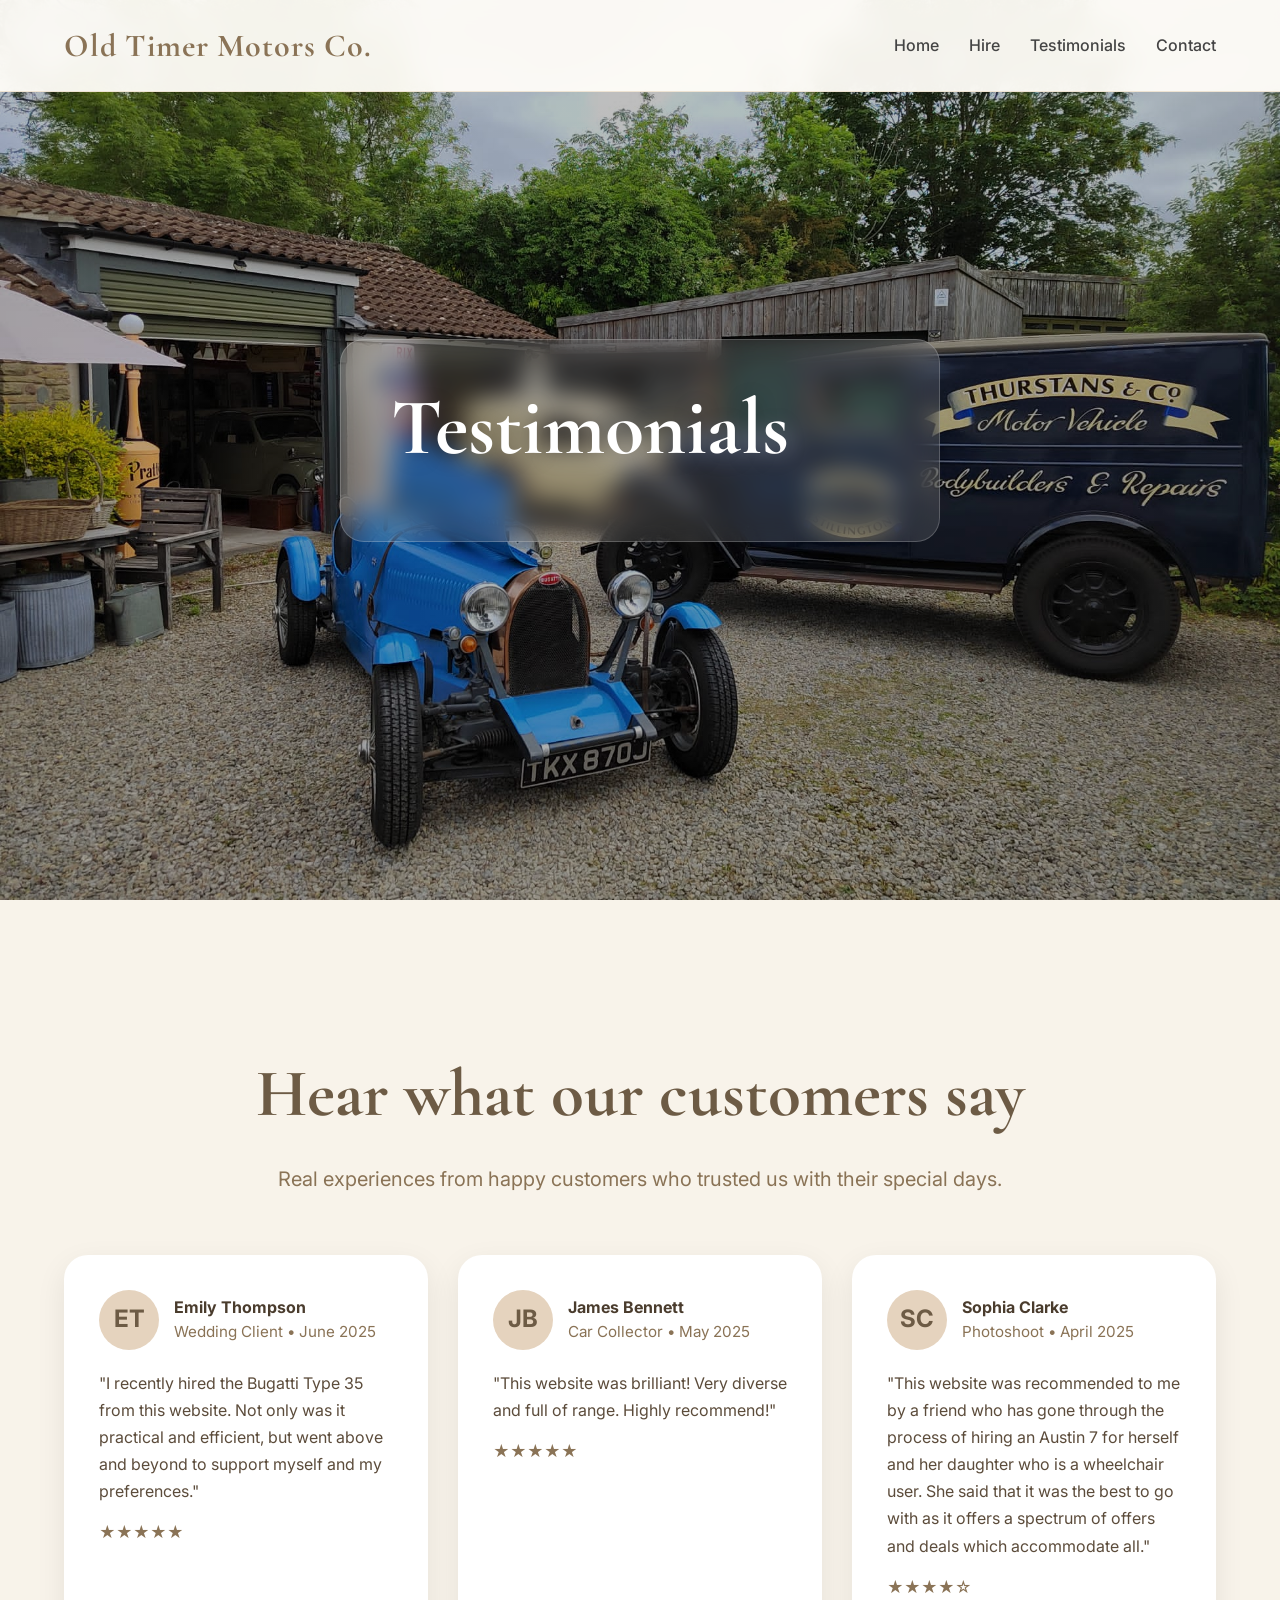
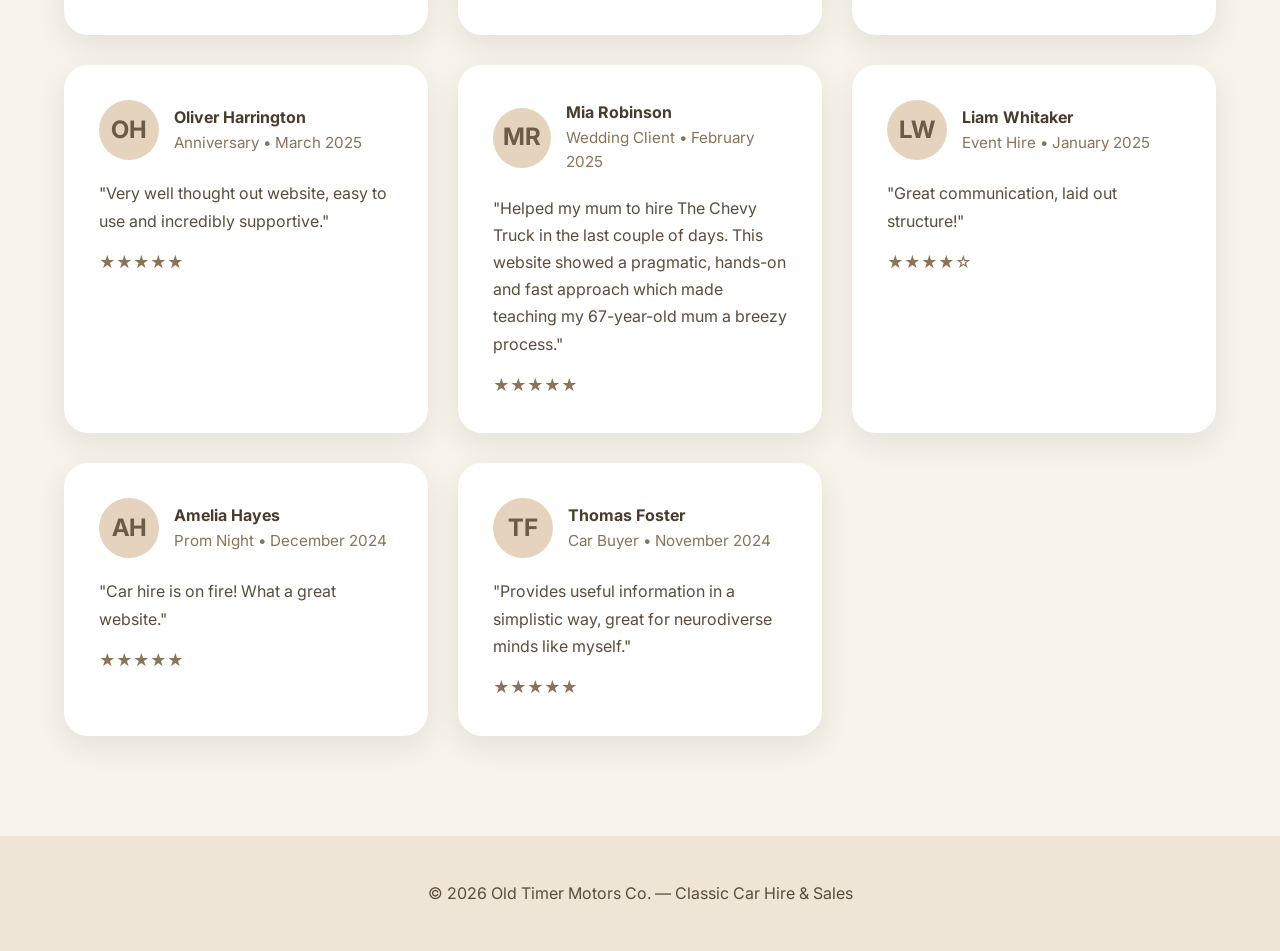
<file: backbone/testimonials.html>
<!DOCTYPE html>
<html lang="en">
<head>
    <meta charset="UTF-8">
    <meta name="viewport" content="width=device-width, initial-scale=1.0">
    <title>Old Timer Motors Co. | Testimonials</title>
    <link href="https://fonts.googleapis.com/css2?family=Cormorant+Garamond:wght@400;600;700&family=Inter:wght@300;400;500;600&display=swap" rel="stylesheet">
    <link rel="stylesheet" href="../style.css">
</head>
<body>

    <!-- Static Header (same style as index.html) -->
    <header>
        <div class="container navbar">
            <div class="logo">Old Timer Motors Co.</div>
            <ul class="nav-links">
                <li><a href="../index.html">Home</a></li>
                <li><a href="hire.html">Hire</a></li>
                <li><a href="testimonials.html">Testimonials</a></li>
                <li><a href="contact.html">Contact</a></li>
            </ul>
        </div>
    </header>

    <section class="hero">
        <div class="container hero-content">
            <div class="hero-panel">
                <h1>Testimonials</h1>
            </div>
        </div>
    </section>

    <section style="padding: 140px 0 100px; background: #f8f3ea;">
        <div class="container">

            <div class="section-title" style="margin-bottom: 60px;">
                <h2 style="font-family: 'Cormorant Garamond', serif; font-size: 4.2rem; color: #6d5b45; margin-bottom: 15px;">
                    Hear what our customers say
                </h2>
                <p style="font-size: 1.25rem; color: #8a7356;">
                    Real experiences from happy customers who trusted us with their special days.
                </p>
            </div>

            <!-- All Customer Testimonials -->
            <div class="testimonials-grid" style="display: grid; grid-template-columns: repeat(auto-fit, minmax(320px, 1fr)); gap: 30px;">

                <!-- Testimonial 1 -->
                <div class="testimonial-card" style="background: white; padding: 35px; border-radius: 24px; box-shadow: 0 10px 30px rgba(0,0,0,0.08);">
                    <div style="display: flex; align-items: center; gap: 15px; margin-bottom: 20px;">
                        <div style="width: 60px; height: 60px; background: #e5d3be; border-radius: 50%; display: flex; align-items: center; justify-content: center; font-size: 1.5rem; color: #6d5b45; font-weight: bold;">ET</div>
                        <div>
                            <h4 style="margin: 0; color: #4a3c2d;">Emily Thompson</h4>
                            <p style="margin: 0; color: #8a7356; font-size: 0.95rem;">Wedding Client • June 2025</p>
                        </div>
                    </div>
                    <p style="color: #5c4c3b; line-height: 1.7;">
                        "I recently hired the Bugatti Type 35 from this website. Not only was it practical and efficient, but went above and beyond to support myself and my preferences."
                    </p>
                    <div style="margin-top: 15px; color: #8a7356;">★★★★★</div>
                </div>

                <!-- Testimonial 2 -->
                <div class="testimonial-card" style="background: white; padding: 35px; border-radius: 24px; box-shadow: 0 10px 30px rgba(0,0,0,0.08);">
                    <div style="display: flex; align-items: center; gap: 15px; margin-bottom: 20px;">
                        <div style="width: 60px; height: 60px; background: #e5d3be; border-radius: 50%; display: flex; align-items: center; justify-content: center; font-size: 1.5rem; color: #6d5b45; font-weight: bold;">JB</div>
                        <div>
                            <h4 style="margin: 0; color: #4a3c2d;">James Bennett</h4>
                            <p style="margin: 0; color: #8a7356; font-size: 0.95rem;">Car Collector • May 2025</p>
                        </div>
                    </div>
                    <p style="color: #5c4c3b; line-height: 1.7;">
                        "This website was brilliant! Very diverse and full of range. Highly recommend!"
                    </p>
                    <div style="margin-top: 15px; color: #8a7356;">★★★★★</div>
                </div>

                <!-- Testimonial 3 -->
                <div class="testimonial-card" style="background: white; padding: 35px; border-radius: 24px; box-shadow: 0 10px 30px rgba(0,0,0,0.08);">
                    <div style="display: flex; align-items: center; gap: 15px; margin-bottom: 20px;">
                        <div style="width: 60px; height: 60px; background: #e5d3be; border-radius: 50%; display: flex; align-items: center; justify-content: center; font-size: 1.5rem; color: #6d5b45; font-weight: bold;">SC</div>
                        <div>
                            <h4 style="margin: 0; color: #4a3c2d;">Sophia Clarke</h4>
                            <p style="margin: 0; color: #8a7356; font-size: 0.95rem;">Photoshoot • April 2025</p>
                        </div>
                    </div>
                    <p style="color: #5c4c3b; line-height: 1.7;">
                        "This website was recommended to me by a friend who has gone through the process of hiring an Austin 7 for herself and her daughter who is a wheelchair user. She said that it was the best to go with as it offers a spectrum of offers and deals which accommodate all."
                    </p>
                    <div style="margin-top: 15px; color: #8a7356;">★★★★☆</div>
                </div>

                <!-- Testimonial 4 -->
                <div class="testimonial-card" style="background: white; padding: 35px; border-radius: 24px; box-shadow: 0 10px 30px rgba(0,0,0,0.08);">
                    <div style="display: flex; align-items: center; gap: 15px; margin-bottom: 20px;">
                        <div style="width: 60px; height: 60px; background: #e5d3be; border-radius: 50%; display: flex; align-items: center; justify-content: center; font-size: 1.5rem; color: #6d5b45; font-weight: bold;">OH</div>
                        <div>
                            <h4 style="margin: 0; color: #4a3c2d;">Oliver Harrington</h4>
                            <p style="margin: 0; color: #8a7356; font-size: 0.95rem;">Anniversary • March 2025</p>
                        </div>
                    </div>
                    <p style="color: #5c4c3b; line-height: 1.7;">
                        "Very well thought out website, easy to use and incredibly supportive."
                    </p>
                    <div style="margin-top: 15px; color: #8a7356;">★★★★★</div>
                </div>

                <!-- Testimonial 5 -->
                <div class="testimonial-card" style="background: white; padding: 35px; border-radius: 24px; box-shadow: 0 10px 30px rgba(0,0,0,0.08);">
                    <div style="display: flex; align-items: center; gap: 15px; margin-bottom: 20px;">
                        <div style="width: 60px; height: 60px; background: #e5d3be; border-radius: 50%; display: flex; align-items: center; justify-content: center; font-size: 1.5rem; color: #6d5b45; font-weight: bold;">MR</div>
                        <div>
                            <h4 style="margin: 0; color: #4a3c2d;">Mia Robinson</h4>
                            <p style="margin: 0; color: #8a7356; font-size: 0.95rem;">Wedding Client • February 2025</p>
                        </div>
                    </div>
                    <p style="color: #5c4c3b; line-height: 1.7;">
                        "Helped my mum to hire The Chevy Truck in the last couple of days. This website showed a pragmatic, hands-on and fast approach which made teaching my 67-year-old mum a breezy process."
                    </p>
                    <div style="margin-top: 15px; color: #8a7356;">★★★★★</div>
                </div>

                <!-- Testimonial 6 -->
                <div class="testimonial-card" style="background: white; padding: 35px; border-radius: 24px; box-shadow: 0 10px 30px rgba(0,0,0,0.08);">
                    <div style="display: flex; align-items: center; gap: 15px; margin-bottom: 20px;">
                        <div style="width: 60px; height: 60px; background: #e5d3be; border-radius: 50%; display: flex; align-items: center; justify-content: center; font-size: 1.5rem; color: #6d5b45; font-weight: bold;">LW</div>
                        <div>
                            <h4 style="margin: 0; color: #4a3c2d;">Liam Whitaker</h4>
                            <p style="margin: 0; color: #8a7356; font-size: 0.95rem;">Event Hire • January 2025</p>
                        </div>
                    </div>
                    <p style="color: #5c4c3b; line-height: 1.7;">
                        "Great communication, laid out structure!"
                    </p>
                    <div style="margin-top: 15px; color: #8a7356;">★★★★☆</div>
                </div>

                <!-- Testimonial 7 -->
                <div class="testimonial-card" style="background: white; padding: 35px; border-radius: 24px; box-shadow: 0 10px 30px rgba(0,0,0,0.08);">
                    <div style="display: flex; align-items: center; gap: 15px; margin-bottom: 20px;">
                        <div style="width: 60px; height: 60px; background: #e5d3be; border-radius: 50%; display: flex; align-items: center; justify-content: center; font-size: 1.5rem; color: #6d5b45; font-weight: bold;">AH</div>
                        <div>
                            <h4 style="margin: 0; color: #4a3c2d;">Amelia Hayes</h4>
                            <p style="margin: 0; color: #8a7356; font-size: 0.95rem;">Prom Night • December 2024</p>
                        </div>
                    </div>
                    <p style="color: #5c4c3b; line-height: 1.7;">
                        "Car hire is on fire! What a great website."
                    </p>
                    <div style="margin-top: 15px; color: #8a7356;">★★★★★</div>
                </div>

                <!-- Testimonial 8 -->
                <div class="testimonial-card" style="background: white; padding: 35px; border-radius: 24px; box-shadow: 0 10px 30px rgba(0,0,0,0.08);">
                    <div style="display: flex; align-items: center; gap: 15px; margin-bottom: 20px;">
                        <div style="width: 60px; height: 60px; background: #e5d3be; border-radius: 50%; display: flex; align-items: center; justify-content: center; font-size: 1.5rem; color: #6d5b45; font-weight: bold;">TF</div>
                        <div>
                            <h4 style="margin: 0; color: #4a3c2d;">Thomas Foster</h4>
                            <p style="margin: 0; color: #8a7356; font-size: 0.95rem;">Car Buyer • November 2024</p>
                        </div>
                    </div>
                    <p style="color: #5c4c3b; line-height: 1.7;">
                        "Provides useful information in a simplistic way, great for neurodiverse minds like myself."
                    </p>
                    <div style="margin-top: 15px; color: #8a7356;">★★★★★</div>
                </div>

            </div>
        </div>
    </section>

    <footer>
        <div class="container">
            <p>© 2026 Old Timer Motors Co. — Classic Car Hire & Sales</p>
        </div>
    </footer>

</body>
</html>
</file>
<file: style.css>
* {
  margin: 0;
  padding: 0;
  box-sizing: border-box;
}

.form-input {
  width: 100%;
  padding: 15px;
  margin-bottom: 15px;
  border-radius: 12px;
  border: 1px solid #eadfce;
  font-family: 'Inter', sans-serif;
}

.success-msg {
  text-align: center;
  background: #f2e6d8;
  color: #6d5b45;
  padding: 12px;
  border-radius: 12px;
  margin-bottom: 20px;
} 

html {
  scroll-behavior: smooth;
}

body {
  font-family: 'Inter', sans-serif;
  background: #fffdf8;
  color: #2b2b2b;
  line-height: 1.6;
}


header {
  position: fixed;
  top: 0;
  width: 100%;
  background: rgba(255, 253, 248, 0.95);
  backdrop-filter: blur(10px);
  -webkit-backdrop-filter: blur(10px);
  border-bottom: 1px solid #eee3d2;
  z-index: 1000;
}

.container {
  width: 90%;
  max-width: 1200px;
  margin: auto;
}

.navbar {
  display: flex;
  justify-content: space-between;
  align-items: center;
  padding: 20px 0;
}

.logo {
  font-family: 'Cormorant Garamond', serif;
  font-size: 2rem;
  font-weight: 700;
  color: #8a7356;
  letter-spacing: 1px;
}

.nav-links {
  display: flex;
  align-items: center;
  gap: 30px;
  list-style: none;
}

.nav-links a {
  text-decoration: none;
  color: #444;
  font-weight: 500;
  transition: 0.3s ease;
}

.nav-links a:hover {
  color: #8a7356;
}


.hero {
  height: 100vh;
  background:
    linear-gradient(rgba(0,0,0,0.25), rgba(0,0,0,0.3)),
    url('.//Images/main_cars.jpg') center/cover no-repeat;
  display: flex;
  align-items: center;
  padding-top: 80px;
}

.hero-panel {
  background: rgba(255, 253, 248, 0.12);
  backdrop-filter: blur(12px);
  -webkit-backdrop-filter: blur(12px);

  border: 1px solid rgba(255,255,255,0.2);

  border-radius: 24px;

  padding: 50px;

  max-width: 700px;
}

.hero-content {
  max-width: 600px;
}

.hero h1 {
  font-family: 'Cormorant Garamond', serif;
  font-size: 5rem;
  line-height: 0.95;
  margin-bottom: 25px;
  color: white;
  text-shadow: 0 4px 20px rgba(0,0,0,0.25);
}

.hero p {
  font-size: 1.1rem;
  margin-bottom: 35px;
  color: rgba(255,255,255,0.95);
  max-width: 550px;
}


.btn-group {
  display: flex;
  gap: 15px;
}

.btn {
  padding: 14px 30px;
  border-radius: 50px;
  border: none;
  cursor: pointer;
  font-weight: 600;
  font-size: 0.95rem;
  transition: 0.3s ease;
}

.btn-primary {
  background: #f2e6d8;
  color: #3a2f24;
}

.btn-primary:hover {
  background: #e5d3be;
  transform: translateY(-3px);
}

.btn-outline {
  background: transparent;
  border: 1px solid rgba(255,255,255,0.7);
  color: white;
}

.btn-outline:hover {
  background: rgba(255,255,255,0.12);
}

/* GENERAL SECTION */

section {
  padding: 100px 0;
}

.section-title {
  text-align: center;
  margin-bottom: 60px;
}

.section-title h2 {
  font-family: 'Cormorant Garamond', serif;
  font-size: 4.5rem;
  color: #6d5b45;
  margin-bottom: 10px;
}

.section-title p {
  font-size: 1.2rem;
  color: #8a7356;
}


.cars-grid {
  display: grid;
  grid-template-columns: 1fr;
  gap: 40px;
}

.car-card {
  background: white;
  border-radius: 28px;
  overflow: hidden;
  box-shadow: 0 10px 35px rgba(0,0,0,0.05);
  transition: 0.35s ease;
}

.car-card:hover {
  transform: translateY(-8px);
}

.car-card img {
  width: 100%;
  height: 650px;
  object-fit: cover;
}

.car-content {
  padding: 35px;
}

.car-content h3 {
  font-family: 'Cormorant Garamond', serif;
  font-size: 2.5rem;
  color: #4a3c2d;
  margin-bottom: 10px;
}

.car-content p {
  color: #6d5b45;
  margin-bottom: 20px;
  max-width: 700px;
}

.price {
  font-size: 1.2rem;
  font-weight: 700;
  color: #8a7356;
}


.product-page {
  display: flex;
  gap: 60px;
  align-items: flex-start;
  padding-top: 140px;
}

.gallery {
  margin-left: 60px;
  margin-bottom: 60px;
  flex: 1;
}

.main-image {
  width: 100%;
  height: 600px;
  object-fit: cover;
  border-radius: 24px;
  margin-bottom: 20px;
}

.thumbnails {
  display: flex;
  gap: 15px;
}

.thumbnails img {
  width: 110px;
  height: 85px;
  object-fit: cover;
  border-radius: 14px;
  cursor: pointer;
  transition: 0.3s ease;
  border: 2px solid transparent;
}

.thumbnails img:hover {
  opacity: 0.8;
  border-color: #d9c5ad;
}

.car-info {
  flex: 1;
  position: sticky;
  top: 130px;
}

.car-info h1 {
  font-family: 'Cormorant Garamond', serif;
  font-size: 4rem;
  line-height: 1;
  margin-bottom: 20px;
  color: #4a3c2d;
}

.car-info .price {
  font-size: 1.6rem;
  margin-bottom: 25px;
}

.car-info p {
  color: #6d5b45;
  margin-bottom: 25px;
}

.specs {
  margin: 35px 0;
  border-top: 1px solid #eadfce;
  border-bottom: 1px solid #eadfce;
  padding: 25px 0;
}

.spec-item {
  display: flex;
  justify-content: space-between;
  padding: 12px 0;
  color: #5c4c3b;
  border-bottom: 1px solid #f2e6d8;
}

.spec-item:last-child {
  border-bottom: none;
}


.about {
  background: #f8f3ea;
}

.about-content {
  display: grid;
  grid-template-columns: repeat(auto-fit, minmax(320px, 1fr));
  gap: 60px;
  align-items: center;
}

.about img {
  width: 100%;
  border-radius: 28px;
  box-shadow: 0 10px 30px rgba(0,0,0,0.08);
}

.about-text h2 {
  font-family: 'Cormorant Garamond', serif;
  font-size: 3.5rem;
  color: #6d5b45;
  margin-bottom: 25px;
}

.about-text p {
  color: #6d5b45;
  margin-bottom: 20px;
}


footer {
  background: #efe5d6;
  padding: 45px 0;
  text-align: center;
  color: #5c4c3b;
}


@media (max-width: 992px) {

  .product-page {
    flex-direction: column;
  }

  .car-info {
    position: relative;
    top: 0;
  }

  .main-image {
    height: 500px;
  }

  .car-card img {
    height: 500px;
  }
}

@media (max-width: 768px) {

  .navbar {
    flex-direction: column;
    gap: 20px;
  }

  .nav-links {
    gap: 15px;
    font-size: 0.9rem;
    flex-wrap: wrap;
    justify-content: center;
  }

  .hero {
    padding: 120px 0 60px;
    height: auto;
  }

  .hero-panel {
    padding: 35px;
  }

  .hero h1 {
    font-size: 3.5rem;
  }

  .section-title h2 {
    font-size: 3rem;
  }

  .car-info h1 {
    font-size: 3rem;
  }

  .btn-group {
    flex-direction: column;
    align-items: flex-start;
  }

  .main-image {
    height: 380px;
  }

  .car-card img {
    height: 380px;
  }

  .thumbnails {
    flex-wrap: wrap;
  }

  .thumbnails img {
    width: 90px;
    height: 70px;
  }
}

@media (max-width: 480px) {

  .hero h1 {
    font-size: 2.8rem;
  }

  .hero-panel {
    padding: 25px;
  }

  .section-title h2 {
    font-size: 2.5rem;
  }

  .car-content {
    padding: 25px;
  }

  .car-content h3 {
    font-size: 2rem;
  }

  .about-text h2 {
    font-size: 2.5rem;
  }
}
</file>
